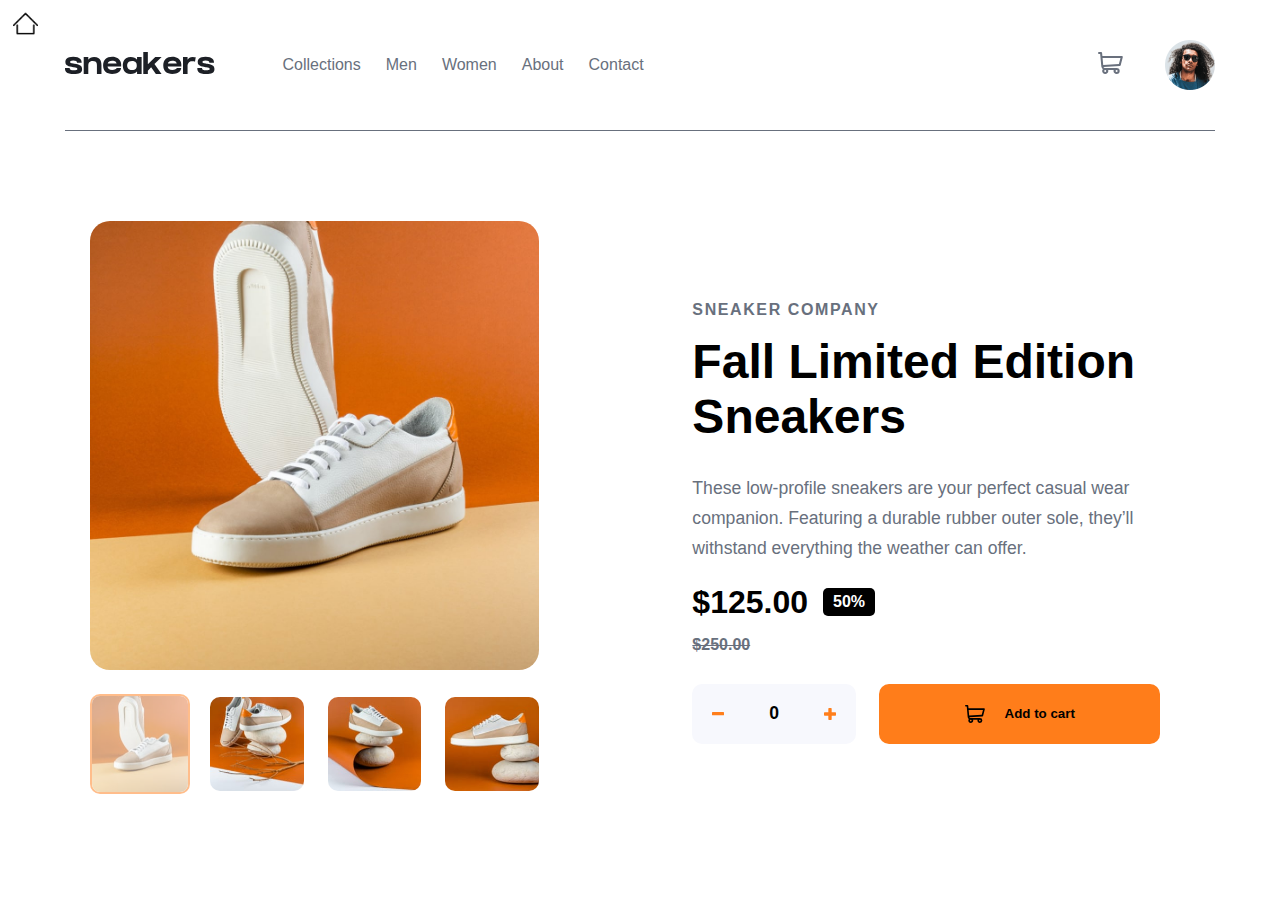
<file: e-commerce-page/index.html>
<!DOCTYPE html>
<html lang="en">
<head>
  <meta charset="UTF-8">
  <meta name="viewport" content="width=device-width, initial-scale=1.0"> <!-- displays site properly based on user's device -->

  <link rel="icon" type="image/png" sizes="32x32" href="./images/favicon-32x32.png">
  
  <title>Frontend Mentor | E-commerce product page</title>
  <link rel="stylesheet" href="style.css">
</head>
<body>
  <!-- Button to go back home -->
  <div class="back-home">
    <a href="../index.html">
        <img src="../images/icon/accueil.png" alt="Home icon">
    </a>
  </div>
  <div class="container">
    <!-- header section -->
    <header>
      <div class="logo-hamburger-section">
        <img class="hamburger" src="images/icon-menu.svg" alt="">
        <img class="logo" src="images/logo.svg" alt="">
      </div>
      <!-- nav links -->
      <nav class="">
        <img class="btn-close" src="images/icon-close.svg" alt="">
        <ul class="links-list">
          <li>Collections</li>
          <li>Men</li>
          <li>Women</li>
          <li>About</li>
          <li>Contact</li>
        </ul>
      </nav>
  
      <div class="profile-cart-section">
        <div class="profile-cart">
          <img class="profile-cart-icon" src="images/icon-cart.svg" alt="">
          <span class="number-item-on-cart-icon"></span>
        </div>
        <img class="profile-avatar" src="images/image-avatar.png" alt="">
        <!-- modal cart -->
        <div class="modal-cart hidden">
          <div class="modal-cart-header">
            <span>Cart</span>
          </div>
          <div class="modal-cart-items-list">
            
          <!--
            generate from JS when adding items to cart
          -->
          </div>
        </div>
      </div>
      
    </header>

    <!-- content section -->
    <div class="content">
      <div class="images-section">
        <div class="main-image-section">
          <div class="icon-previous-box"><img class="icon-previous" src="images/icon-previous.svg" alt=""></div>
          <img class="main-image" src="images/image-product-1.jpg" alt="">
          <div class="icon-next-box"><img class="icon-next" src="images/icon-next.svg" alt=""></div>
        </div>
        <ul class="images-list">
          <li><img data-id="1" class="focus-image" src="images/image-product-1-thumbnail.jpg" alt=""></li>
          <li><img data-id="2" src="images/image-product-2-thumbnail.jpg" alt=""></li>
          <li><img data-id="3" src="images/image-product-3-thumbnail.jpg" alt=""></li>
          <li><img data-id="4" src="images/image-product-4-thumbnail.jpg" alt=""></li>
        </ul>
      </div>

      <div data-id="01234" class="information-section">
        <h2 class="brand-name">SNEAKER COMPANY</h2>
        <h1 class="item-name">Fall Limited Edition Sneakers</h1>
        <p class="description">
          These low-profile sneakers are your perfect casual wear companion. Featuring a 
          durable rubber outer sole, they’ll withstand everything the weather can offer.
        </p>

        <div class="price-section">
          <div class="current-price-information">
            <div class="current-price">$125.00</div>
            <div class="promotion">50%</div>
          </div>
          <div class="old-price">$250.00</div>
        </div>

        <div class="buttons-section">
          <div class="amount-items">
            <img class="icon-minus" src="images/icon-minus.svg" alt="">
            <span>0</span>
            <img class="icon-plus" src="images/icon-plus.svg" alt="">
          </div>
          <button class="add-btn" type="button"><img src="images/icon-cart.svg" alt="">Add to cart</button>
        </div>
      </div>
    </div>

  </div>
  <script src="e-commerce-app.js"></script>
</body>
</html>
</file>
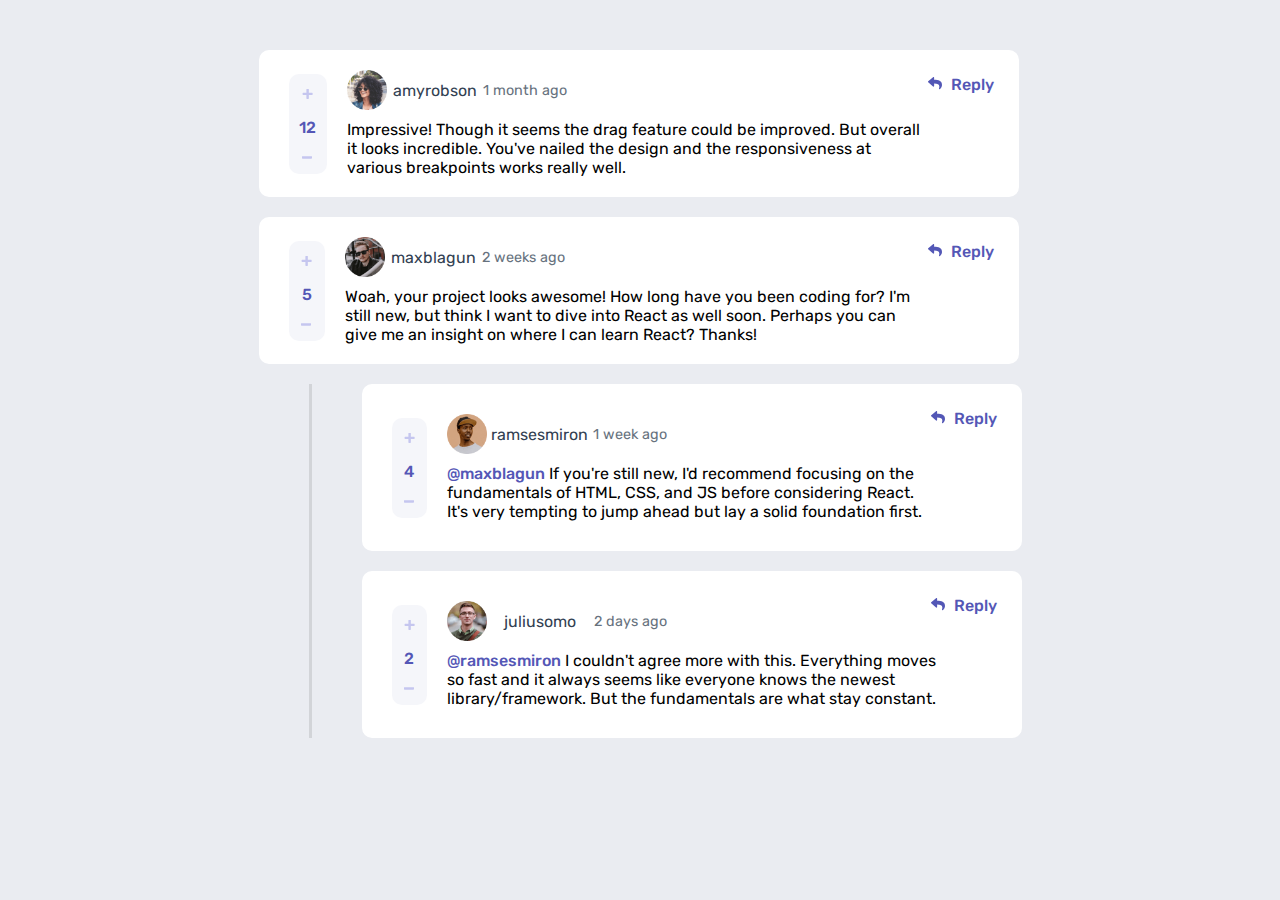
<file: interactive-comments-section-main/index.html>
<!DOCTYPE html>
<html lang="en">
<head>
  <meta charset="UTF-8">
  <meta name="viewport" content="width=device-width, initial-scale=1.0"> <!-- displays site properly based on user's device -->

  <link rel="icon" type="image/png" sizes="32x32" href="./images/favicon-32x32.png">
  
  <title>Frontend Mentor | Interactive comments section</title>
  <link rel="stylesheet" href="style.css">
</head>
<body>
    <div class="container">
      <div class="comments-section">
        <!--------------------------- A Comment ---------------------------------------------------
        <div class="commentary">
          <div class="comment-box">
            !-- interactive button --
            <div class="interactive-btn">
              <img class="icon-plus" src="images/icon-plus.svg" alt="Plus Icon">
              <span class="interactive-btn-number">12</span>
              <img class="icon-minus" src="images/icon-minus.svg" alt="Minus Icon">
            </div>

            !-- Comment section --
            <div class="comment-text-section">
              <div class="comment-text-section-header">
                <img class="profile-pic" src="images/avatars/image-maxblagun.png" alt="profile">
                <p class="profile-name">amyrobson</p>
                <p class="time-posted">1 month ago</p>
              </div>
              <div class="comment-text">
                Impressive! Though it seems the drag feature could improved. But overall it
                looks incredible. You've nailed the design and the responsiveness at various
                breakpoints works really well.
              </div>
            </div>
            
            !-- Reply button --
            <div class="reply-btn">
              <img class="icon-reply" src="images/icon-reply.svg" alt="Reply icon">
              Reply
            </div>
          </div>
            !-- replies ------------------------------------------------------------
          <div class="replies-section">
            <div class="reply-box">
              !-- interactive button --
              <div class="interactive-btn">
                <img class="icon-plus" src="images/icon-plus.svg" alt="Plus Icon">
                <span class="interactive-btn-number">12</span>
                <img class="icon-minus" src="images/icon-minus.svg" alt="Minus Icon">
              </div>

              !-- Comment section --
              <div class="comment-text-section">
                <div class="comment-text-section-header">
                  <img class="profile-pic" src="images/avatars/image-amyrobson.png" alt="profile">
                  <p class="profile-name">amyrobson</p>
                  <p class="time-posted">1 month ago</p>
                </div>
                <div class="comment-text">
                  <span class="identification">@Martine</span> Impressive!  it seems the drag feature could improved. But overall it
                  looks incredible. You've nailed the design and the responsiveness at various
                  breakpoints works really well.
                </div>
              </div>
              
              !-- Reply button --
              <div class="reply-btn">
                <img class="icon-reply" src="images/icon-reply.svg" alt="Reply icon">
                Reply
              </div>
            </div>
          </div>
          !-- replying section ---------------------------------
          <div class="replying-box">
            <img class="profile-pic" src="images/avatars/image-juliusomo.png" alt="profile pic">
            <textarea class="area-text" rows="4" cols="50"></textarea>
            <div class="replying-btn">
              REPLY
            </div>
          </div>
        </div>
        


        !-- A Comment ------------------------------------------------------------------------------
        <div class="comment-box">
          !-- interactive button --
          <div class="interactive-btn">
            <img class="icon-plus" src="images/icon-plus.svg" alt="Plus Icon">
            <span class="interactive-btn-number">12</span>
            <img class="icon-minus" src="images/icon-minus.svg" alt="Minus Icon">
          </div>

          !-- Comment section --
          <div class="comment-text-section">
            <div class="comment-text-section-header">
              <img class="profile-pic" src="images/avatars/image-amyrobson.png" alt="profile">
              <p class="profile-name">amyrobson</p>
              <p class="time-posted">1 month ago</p>
            </div>
            <div class="comment-text">
              Impressive! Though it seems the drag feature could improved. But overall it
              looks incredible. You've nailed the design and the responsiveness at various
              breakpoints works really well.
            </div>
          </div>
          
          !-- Reply button 
          <div class="reply-btn">
            <img class="icon-reply" src="images/icon-reply.svg" alt="Reply icon">
            Reply
          </div>
        </div>-->

      </div>
    </div>
  
  <script src="app.js"></script>
</body>
</html>
</file>
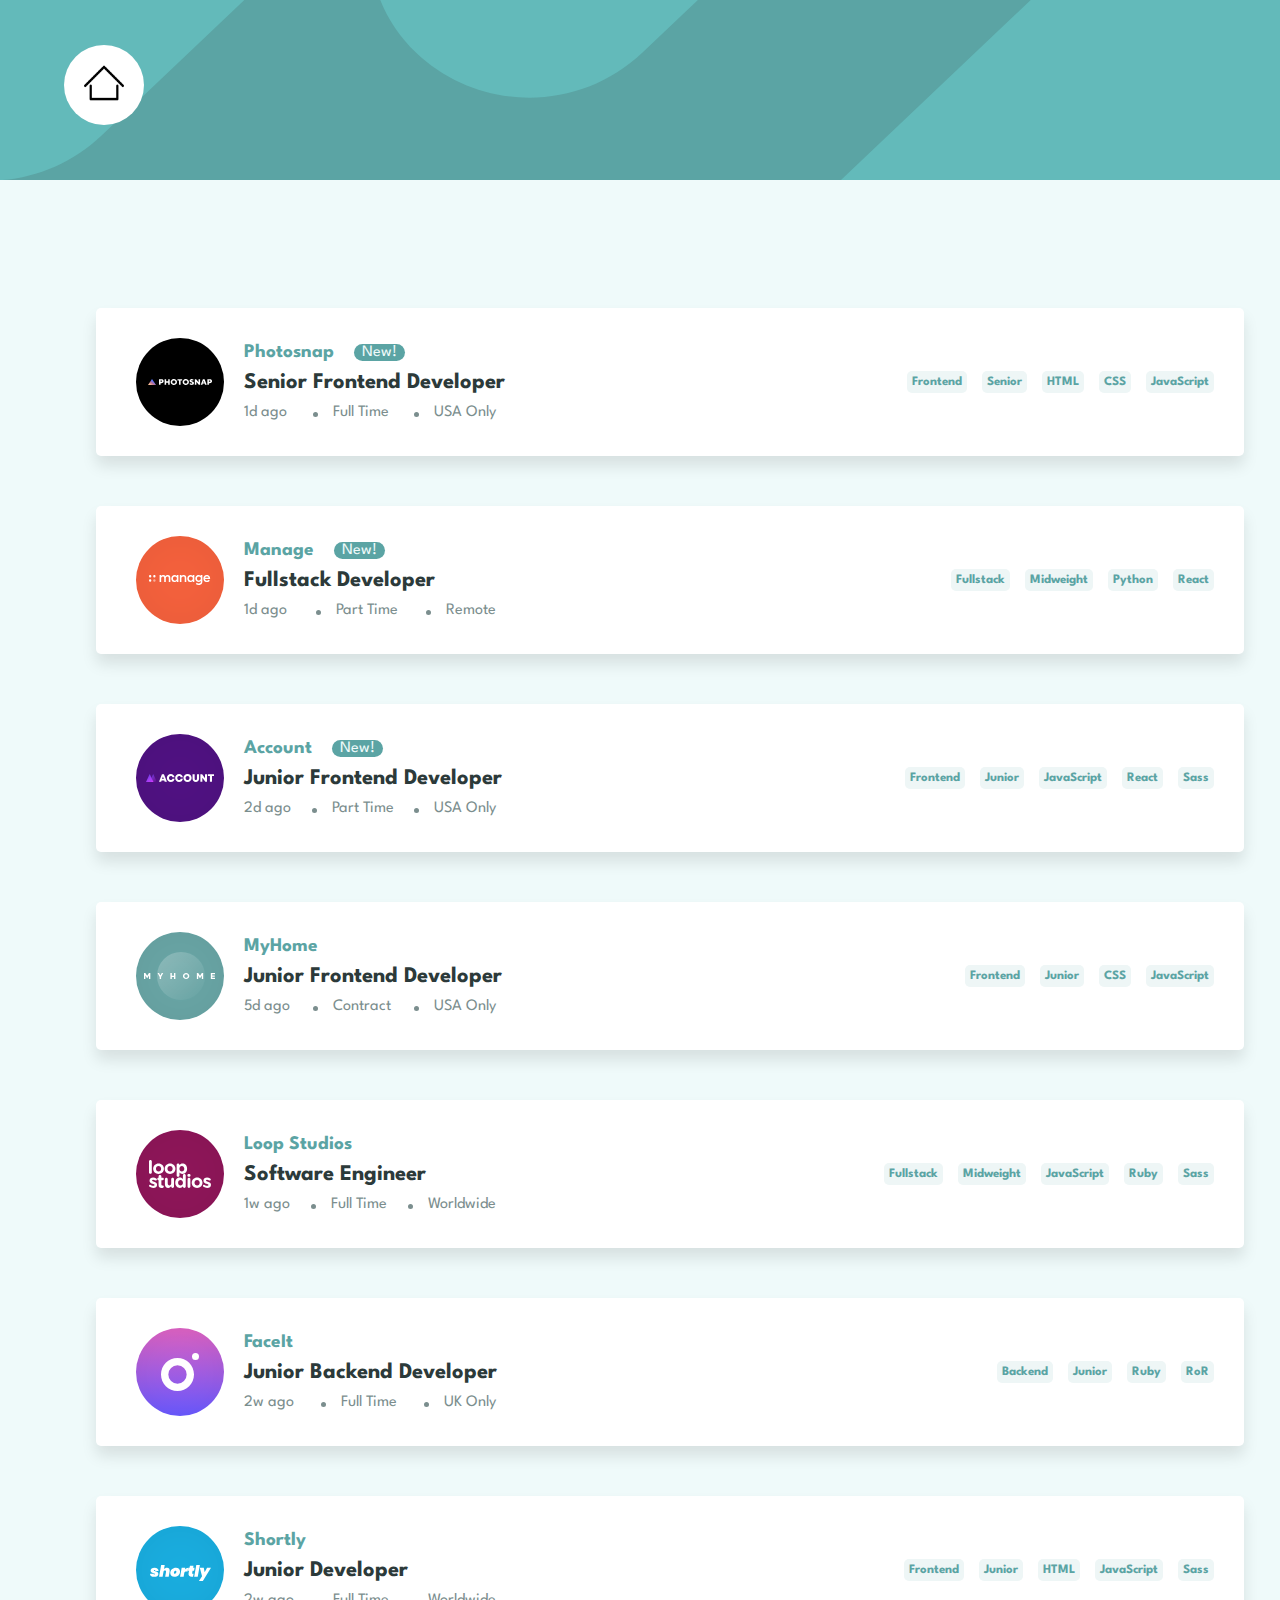
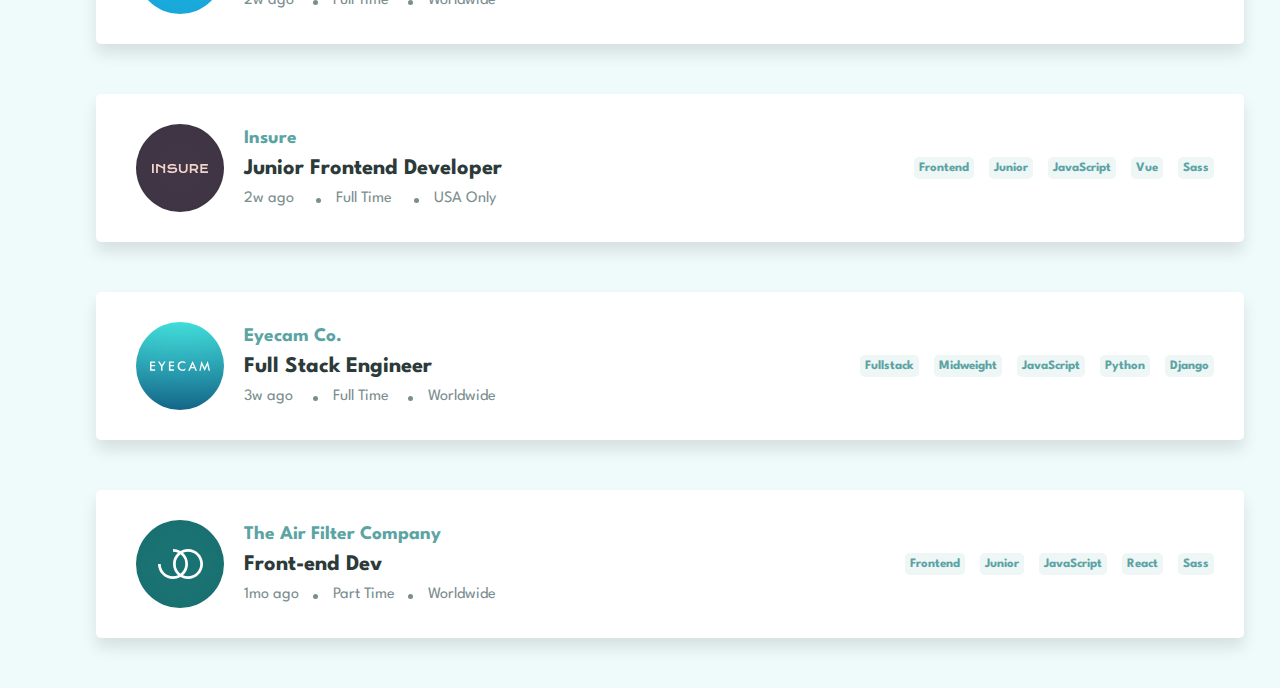
<file: job-listing/index.html>
<!DOCTYPE html>
<html lang="en">
<head>
  <meta charset="UTF-8">
  <meta name="viewport" content="width=device-width, initial-scale=1.0"> <!-- displays site properly based on user's device -->

  <link rel="icon" type="image/png" sizes="32x32" href="./images/favicon-32x32.png">
  
  <title>Frontend Mentor | Job Listings</title>

  <link rel="stylesheet" href="style.css">
</head>
<body>
  <!-- button to go back home-->
  <div class="back-home">
    <a href="../index.html">
        <img src="../images/icon/accueil.png" alt="Home icon">
    </a>
  </div>
  <header>  </header>
  <div class="container">
    <div class="job-list">
      <!-- Job elements list generate from app.js -->
      
    </div>
  </div>
  <script src="app.js"></script>
</body>
</html>
</file>
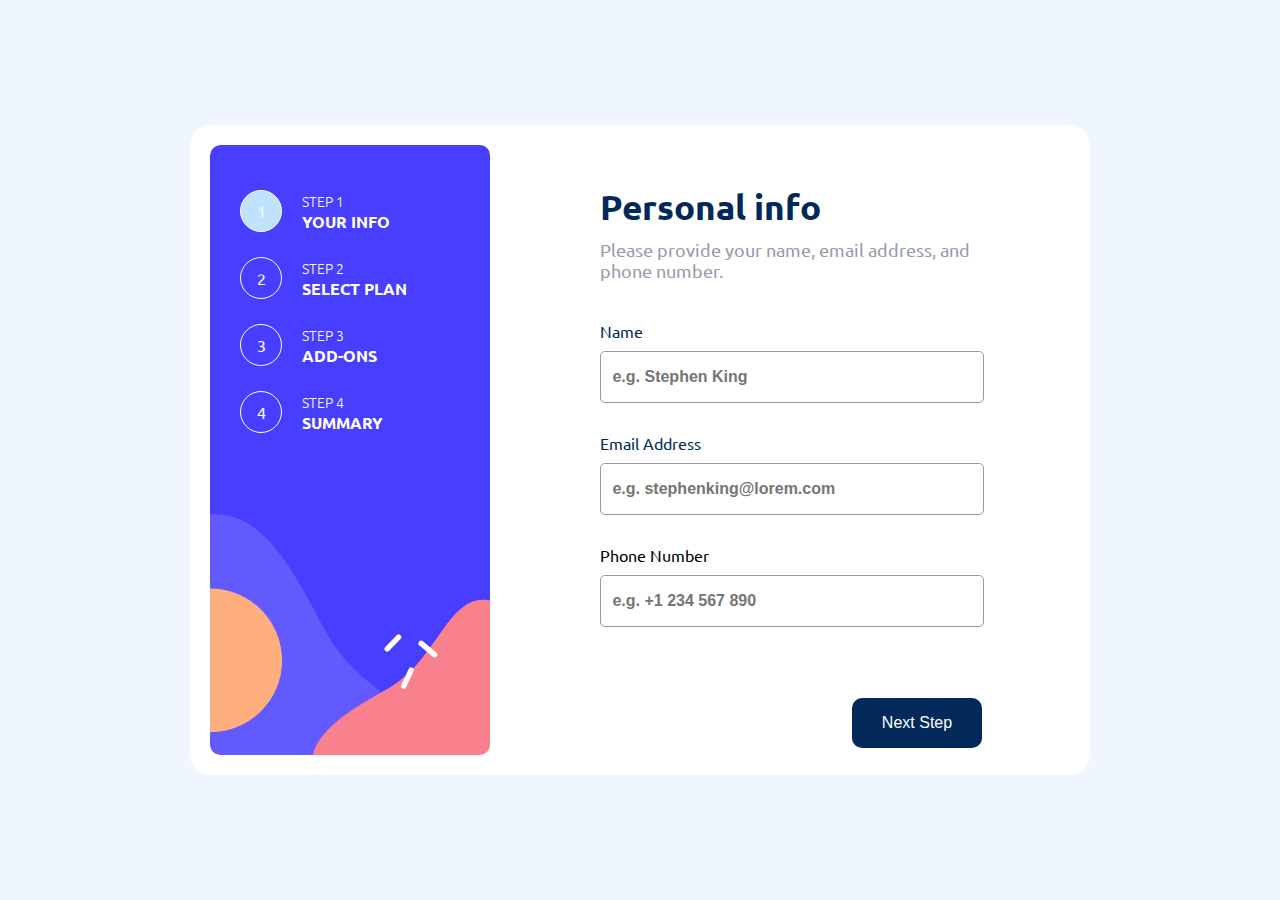
<file: multi-step-form-main/index.html>
<!DOCTYPE html>
<html lang="en">
<head>
  <meta charset="UTF-8">
  <meta name="viewport" content="width=device-width, initial-scale=1.0"> <!-- displays site properly based on user's device -->

  <link rel="icon" type="image/png" sizes="32x32" href="./assets/images/favicon-32x32.png">
  
  <title>Frontend Mentor | Multi-step form</title>

  <link rel="stylesheet" href="style.css">
</head>
<body>
  <div class="container">
    <!-- Sidebar start -->
    <div class="progression-sidebar">
      <div class="step-component">
        <div class="step-number focus">1</div>
        <div class="step-text">
          <p class="step-text-title">STEP 1</p>
          <p class="step-text-name">YOUR INFO</p>
        </div>
      </div>
      
      <div class="step-component">
        <div class="step-number">2</div>
        <div class="step-text">
          <p class="step-text-title">STEP 2</p>
          <p class="step-text-name">SELECT PLAN</p>
        </div>
      </div>
      
      <div class="step-component">
        <div class="step-number">3</div>
        <div class="step-text">
          <p class="step-text-title">STEP 3</p>
          <p class="step-text-name">ADD-ONS</p>
        </div>
      </div>
      
      <div class="step-component">
        <div class="step-number">4</div>
        <div class="step-text">
          <p class="step-text-title">STEP 4</p>
          <p class="step-text-name">SUMMARY</p>
        </div>
      </div>
    </div>
    <!-- Sidebar end -->

    <!-- Step 1 start -->
    <div class="step-one-modal">
      <h1 class="modal-title">Personal info</h1>
      <p class="modal-description">Please provide your name, email address, and phone number.</p>
      <form action="#">
      <div class="input-section">
        <label for="name">Name</label>
        <input type="text" id="name" placeholder="e.g. Stephen King" required>
      
        <label for="mail">Email Address</label>
        <input type="text" id="mail" placeholder="e.g. stephenking@lorem.com" required>
      
        <label for="phone"></label>Phone Number
        <input type="text" id="phone" placeholder="e.g. +1 234 567 890" required>
      </div>
    
      <input class="btn-next btn-next-step-one" type="submit" value="Next Step">
    </form>
    </div>
    <!-- Step 1 end -->

    <!-- Step 2 start -->
    <div class="step-two-modal hidden">
      <h1 class="modal-title">Select your plan</h1>
      <p class="modal-description">You have the option of monthly or yearly billing.</p>

      <div class="plan-selection-section">
        <div class="plan-selection-card arcade">
          <img src="assets/images/icon-arcade.svg" alt="">
          <h2 class="selection-title">Arcade</h2>
          <div class="selection-description">
            <p class="plan-price">$9/mo</p>
            <!-- <p class="freeMonths">2 months free</p> -->
          </div>
        </div>

        <div class="plan-selection-card advanced">
          <img src="assets/images/icon-advanced.svg" alt="">
          <h2 class="selection-title">Advanced</h2>
          <div class="selection-description">
            <p class="plan-price">$12/mo</p>
            <!-- <p class="freeMonths">2 months free</p> -->
          </div>
        </div>
        
        <div class="plan-selection-card pro">
          <img src="assets/images/icon-pro.svg" alt="">
          <h2 class="selection-title">Pro</h2>
          <div class="selection-description">
            <p class="plan-price">$15/mo</p>
            <!-- <p class="freeMonths">2 months free</p> -->
          </div>
        </div>
      </div>

      <div class="month-annual-selection">
        <p class="monthlyChoice selected">Monthly</p>
        <label class="switch">
          <input class="switch-billing-choice" type="checkbox">
          <span class="slider round"></span>
        </label>
        <p class="yearlyChoice">Yearly</p>
      </div>

      <button class="btn-back btn-back-step-two" type="button">Go Back</button>
      <button class="btn-next btn-next-step-two" type="button">Next Step</button>
    </div>
    <!-- Step 2 end -->

    <!-- Step 3 start -->
    <div class="step-three-modal hidden">
      <h1 class="modal-title">Pick add-ons</h1>
      <p class="modal-description">Add-ons help enhance your gaming experience.</p>

      <div class="add-on-selection-section">
        <div class="add-on-selection-card">
          <input type="checkbox" class="add-on-checkbox" value="online-service" />
          <div class="add-on-selection-text">
            <h2 class="selection-title selection-title-add-on">Online service</h2>
            <p class="selection-description">Access to multiplayer games</p>
          </div>
          <p class="add-on-price">
            +$1/mo
          </p>
        </div>

        <div class="add-on-selection-card">
          <input type="checkbox" class="add-on-checkbox" value="online-service" />
          <div class="add-on-selection-text">
            <h2 class="selection-title  selection-title-add-on">Larger storage</h2>
            <p class="selection-description">Extra 1TB of cloud save</p>
          </div>
          <p class="add-on-price">
            +$2/mo
          </p>
        </div>
        
        <div class="add-on-selection-card">
          <input type="checkbox" class="add-on-checkbox" value="online-service" />
          <div class="add-on-selection-text">
            <h2 class="selection-title  selection-title-add-on">Customizable Profile</h2>
            <p class="selection-description">Custom theme on your profile</p>
          </div>
          <p class="add-on-price">
            +$2/mo
          </p>
        </div>
      </div>    
    
      <button class="btn-back btn-back-step-three" type="button">Go Back</button>
      <button class="btn-next btn-next-step-three" type="button">Next Step</button>
    </div>
    <!-- Step 3 end -->

    <!-- Step 4 start -->
    <div class="step-four-modal hidden">
      <h1 class="modal-title">Finishing up</h1>
      <p class="modal-description">Double-check everything looks OK before confirming.</p>
    
      <!-- Dynamically add subscription and add-on selections here -->
      <div class="summary-section">
        <div class="summary-plan-section">
          <div class="summary-plan-text">
            <div class="summary-plan-name-section">
              <p class="summary-plan-name"> Arcade </p>
              <div class="summary-billing">(Monthly)</div>
            </div>
            <p class="summary-plan-change-link">Change</p>
          </div>
          <div class="summary-plan-price">$9/mo</div>
        </div>
        <div class="summary-add-on-section">
          <!-- genera in app JS - updateSummary() in modal 4 functions section -->
        </div>
      </div>
      <div class="total-section">
        <div class="total-text-section">
          <p class="total-text">Total </p>
          <span class="total-text-billing">(per month)</span>
        </div>
        <p class="total-price"></p>
      </div>
    
      <button class="btn-back btn-back-step-four" type="button">Go Back</button>
      <button class="btn-next btn-confirm" type="button">Confirm</button>
    </div>
    <!-- Step 4 end -->
  
    <!-- Step 5 start -->
    <div class="step-five-modal hidden">
      <div class="step-five-container">
        <img src="assets/images/icon-thank-you.svg" alt="">
      
        <h1 class="modal-title">Thank you!</h1>
        <p class="modal-description">
          Thanks for confirming your subscription! We hope you have fun 
          using our platform. If you ever need support, please feel free 
          to email us at support@loremgaming.com.
        </p>
      </div>
    </div>
  <!-- Step 5 end -->
  </div>
  <script src="app.js"></script>
</body>
</html>
</file>
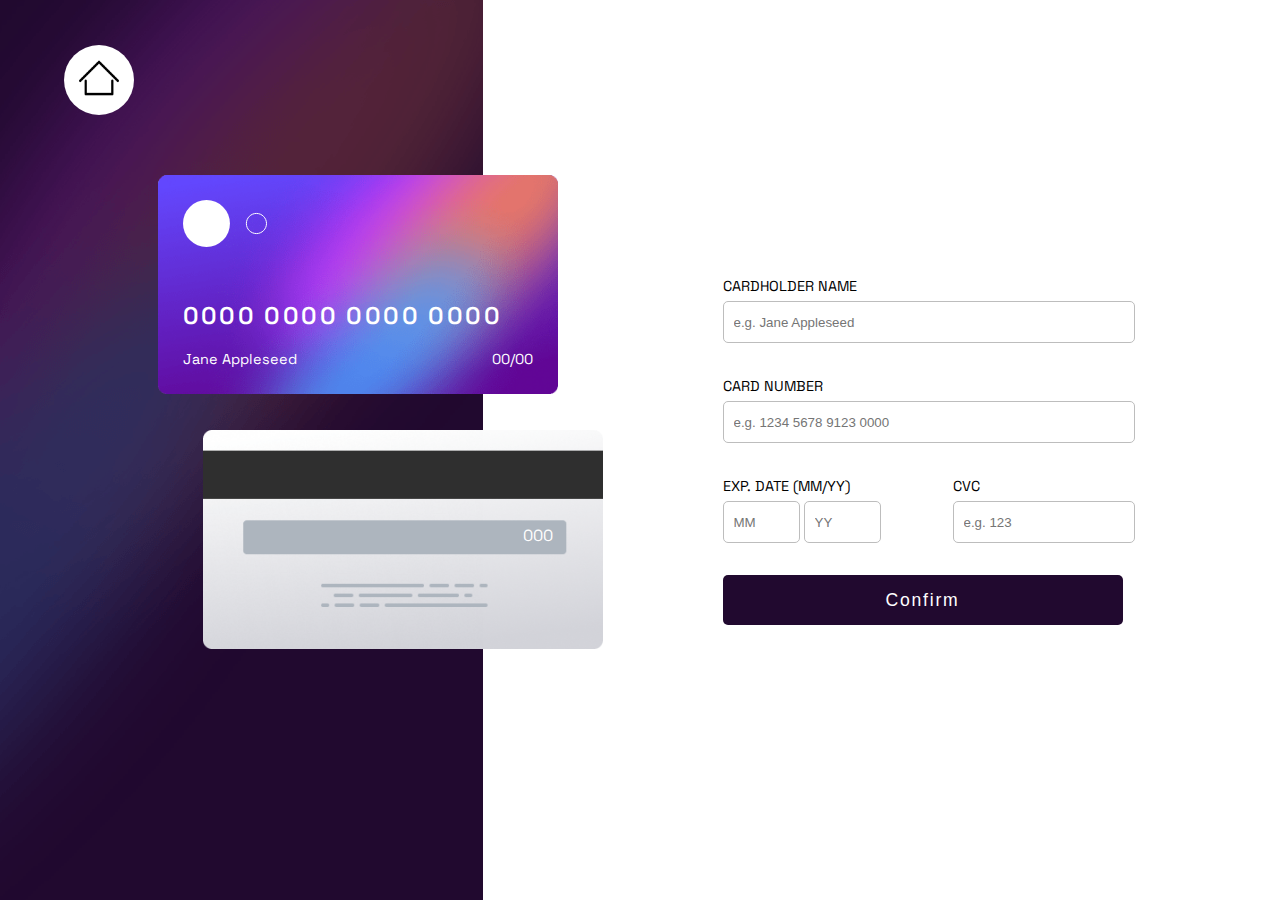
<file: interactive-card/index-interactive-card.html>
<!DOCTYPE html>
<html lang="en">
<head>
  <meta charset="UTF-8">
  <meta name="viewport" content="width=device-width, initial-scale=1.0"> <!-- displays site properly based on user's device -->

  <link rel="icon" type="image/png" sizes="32x32" href="./images/favicon-32x32.png">
  
  <title>Frontend Mentor | Interactive card details form</title>

  <!-- Feel free to remove these styles or customise in your own stylesheet 👍 -->
  <link rel="stylesheet" href="interactive-card-style.css">
</head>
<body>
  <!-- Button to go back home -->
  <div class="back-home">
    <a href="../index.html">
        <img src="../images/icon/accueil.png" alt="Home icon">
    </a>
  </div>
  <!-- only for the background on mobile screen size -->
  <div class="bg-mobile"></div>
  <div class="container">

    <div class="cardSection">
      <!-- Card, front side -->
      <div class="cardFrontSide">
        <div class="cardFrontSide-logo">
          <img src="images/card-logo.svg" alt="">
        </div>
        <div class="cardFrontSide-number">
          0000 0000 0000 0000
        </div>
        <div class="cardFrontSide-name-date">
          <p class="front-name">Jane Appleseed</p> <p class="front-date">00/00</p>
        </div>
      </div>

      <!-- Card, back side -->
      <div class="cardBackSide">
        <p class="cardBackSide-cvc">000</p>
      </div>
    </div>

    <form action="#" class="formSection">
      <div class="cardNameSection">
        <label for="cardName">CARDHOLDER NAME</label><br>
        <input type="text" id="cardName" name="cardName" placeholder="e.g. Jane Appleseed" required>  
      </div>
      <div class="cardNumberSection">
        <label for="cardNumber">CARD NUMBER</label><br>
        <input type="tel" id="cardNumber" name="cardNumber" placeholder="e.g. 1234 5678 9123 0000"
         maxlength="19" onkeyup="rewriteNumber(value)" required>
      </div>
      <div class="form-bottomSection">
        <div class="dateSection">
          <label for="dateExpiration">EXP. DATE (MM/YY)</label><br>
          <input type="number" placeholder="MM" id="dateExpiration" maxlength="2" min="01" max="12" required>
          <input type="number" placeholder="YY" id="dateExpiration-year" maxlength="2" required>
        </div>
        <div class="cvcSection">
          <label for="cvc">CVC</label><br>
          <input type="numeric" id="cvc" placeholder="e.g. 123" maxlength="3" required>
        </div>
      </div>

      <button class="validate-btn" type="submit">Confirm</button>
    </form>
  

  <!-- Completed state start -->
    <div class="validation-group hide">
      <img src="images/icon-complete.svg" alt="Complete Icon">
      <h2 class="validation-title">THANK YOU!</h2>
      <p class="validation-message">We've added your card details</p>
      <button class="continue-btn" type="button">Continue</button>
    </div>
  </div>

  <script src="interactive-card-app.js"></script>
</body>
</html>
</file>
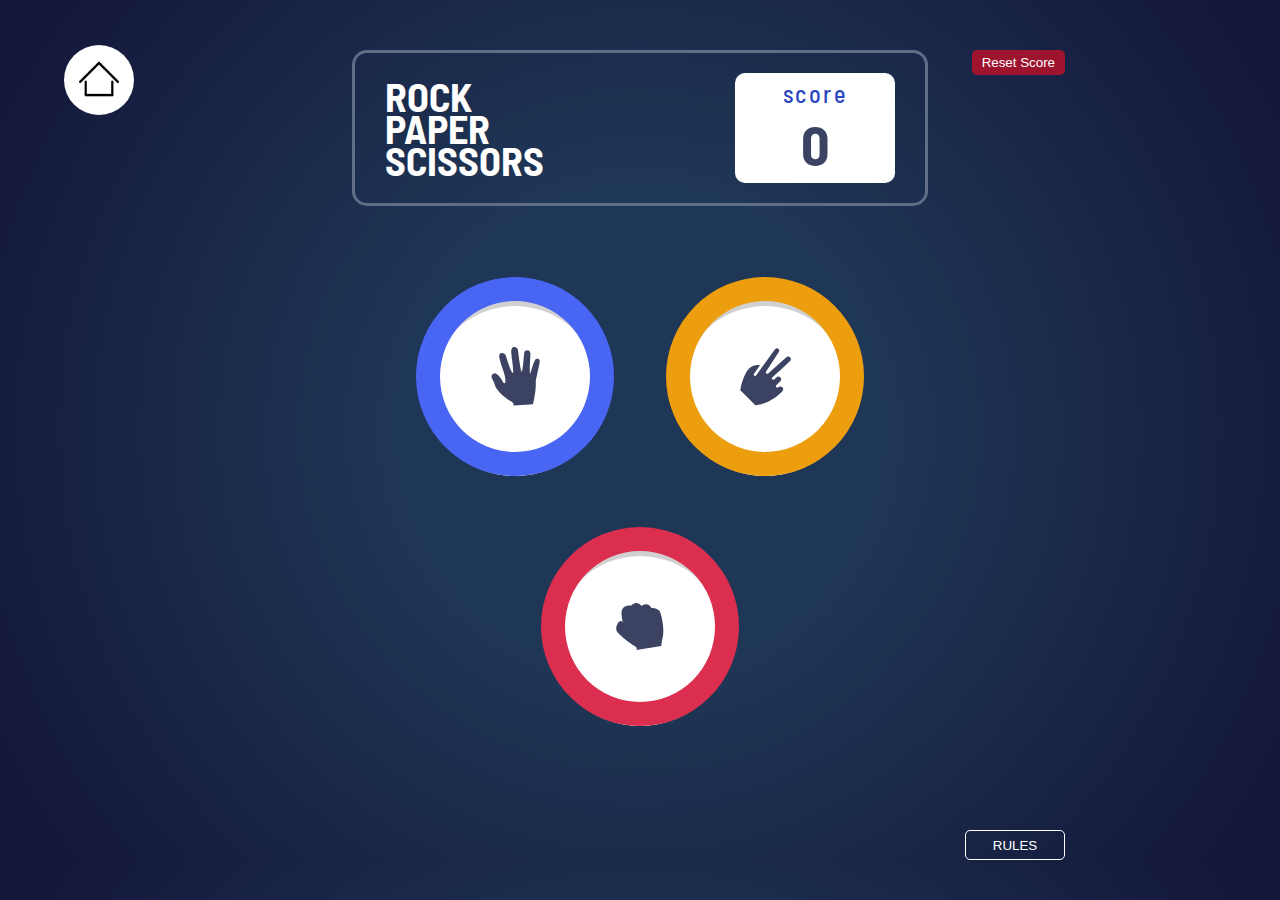
<file: rock-paper-scissors-game/index-rock-paper-game.html>
<!DOCTYPE html>
<html lang="en">
<head>
    <meta charset="UTF-8">
    <meta name="viewport" content="width=device-width, initial-scale=1.0"> <!-- displays site properly based on user's device -->
    <link rel="icon" type="image/png" sizes="32x32" href="./images/favicon-32x32.png">
    <title>Frontend Mentor | Rock, Paper, Scissors</title>
    <link rel="stylesheet" href="style-rock-paper-game.css">
</head>
<body>
    <div class="back-home">
        <a href="../index.html">
            <img src="../images/icon/accueil.png" alt="Home icon">
        </a>
    </div>
    <div class="container">
        <header>
            <ul>
                <li class="title">ROCK</li>
                <li class="title">PAPER</li>
                <li class="title">SCISSORS</li>
            </ul>

            <div class="score-box">
                <span class="score-title">score</span>
                <span class="score-number">0</span>
            </div>
            <button class="reset-score" type="button">Reset Score</button>
        </header>
<!-- 
        <div class="lineSection">
            <div class="lineTop"></div>
            <div class="lineLeft"></div>
            <div class="lineRight"></div>
        </div> -->

        <!-- PAGE SELECTION -->
        <div class="selection-section">
            <div class="circle paper" onclick="getPicked('paper')">
                <div class="circle-color paper-color">
                    <img src="images/icon-paper.svg" alt="Icon Paper">
                </div>
            </div>
            
            <div class="circle scissors" onclick="getPicked('scissors')">
                <div class="circle-color scissors-color">
                    <img src="images/icon-scissors.svg" alt="Icon Scissors">
                </div>
            </div>
            
            <div class="circle rock" onclick="getPicked('rock')">
                <div class="circle-color rock-color">
                    <img src="images//icon-rock.svg" alt="Icon Rock">
                </div>
            </div>
        </div>

        <!-- OPPONENT SELECTION PAGE -->
        <div class="opponent-section hide">
            <!-- generate in JS file - addMyPickedToOpponentPage() AND opponentSelection()-->
            

            <div class="my-picked-zone"></div>
            <div class="opponent-zone"></div>
        </div>

        <!-- RESULT PAGE -->
        <div class="result hide"><!--  /////-- opponent-section -->
            <div class="circle my-picked">
                <h2>YOU PICKED</h2>
                <!-- <div class="circle-color paper-color">
                    <img src="images/icon-paper.svg" alt="Icon Paper">
                </div> -->
            </div>

            <div class="result-message">
                <h1 class="result-message-text"><!-- YOU WIN --></h1>
                <button class="replay-btn" type="button"> PLAY AGAIN</button>
            </div>
            
            <div class="circle house-picked">
                <h2>THE HOUSE PICKED</h2>
                <!-- <div class="circle-color scissors-color">
                    <img src="images/icon-scissors.svg" alt="Icon Scissors">
                </div> -->
            </div>
            
        </div>


        <div class="rules-btn-box">
            <button class="rules-btn" type="button">RULES</button>
        </div>

    </div>
    <div class="rules-modal hide">
        <div class="rules-modal-container">
            <h1>RULES</h1>
            <img class="rules-modal-img" src="images/image-rules.svg" alt="Rules images">
            <img class="rules-modal-close" src="images/icon-close.svg" alt="Close button">
        </div>
    </div>
    <script src="rock-paper-game-app.js"></script>
</body>
</html>
</file>
<file: e-commerce-page/style.css>
@import url("https://fonts.googleapis.com/css2?family=Kumbh+Sans:wght@100..900&family=Unna:ital,wght@0,400;0,700;1,400;1,700&display=swap");
.icon-next-box, .icon-previous-box, .modal-cart-no-item, .profile-cart span {
  display: flex;
  justify-content: center;
  align-items: center;
}

.icon-next-box, .icon-previous-box, .btn-close {
  transition: all 0.2s;
}

* {
  margin: 0;
  padding: 0;
}

body {
  font-family: "Kumbh", sans-serif;
  background-color: hsl(0, 0%, 100%);
}

/* Button to go bak home */
.back-home {
  position: absolute;
  top: 70px;
  right: 20px;
  background-color: white;
  width: 40px;
  height: 40px;
  border-radius: 50%;
  display: flex;
  justify-content: center;
  align-items: center;
  z-index: 1;
}

.back-home:hover a img {
  width: 30px;
}

.back-home a img {
  width: 25px;
  transition: all 0.2s;
}

/* ------------------------------ MOBILE STYLE ------------------------------ */
/* ------------------------------ HEADER --------------- */
header {
  display: flex;
  justify-content: space-between;
  align-items: center;
  padding: 20px 25px;
}

/* --------------- NAV LINK --------------- */
nav {
  position: absolute;
  left: 0;
  top: 0;
  height: 100vh;
  width: 100%;
  background-color: rgba(0, 0, 0, 0.75);
  z-index: 1;
}

.btn-close {
  position: absolute;
  top: 30px;
  left: 30px;
  z-index: 3;
}

.links-list {
  position: absolute;
  left: 0;
  top: 0;
  height: 100vh;
  width: 70%;
  padding: 80px 0px 0px 30px;
  background-color: white;
  z-index: 2;
}

.links-list li {
  margin-top: 25px;
  font-weight: 700;
  list-style: none;
}

.logo {
  margin-left: 15px;
}

/* --------------- PROFILE & CART SECTION --------------- */
.profile-cart-section {
  display: flex;
  justify-content: space-between;
  align-items: center;
  width: 80px;
  position: relative;
}

.profile-cart {
  width: 25%;
  position: relative;
}

.profile-cart span {
  position: absolute;
  top: -5px;
  right: -5px;
  font-size: 0.7em;
  width: 15px;
  border-radius: 5px;
  background-color: hsl(26, 100%, 55%);
  color: white;
}

.profile-avatar {
  width: 30px;
}

/* --------------- CART MODAL --------------- */
.modal-cart {
  position: absolute;
  right: -5px;
  bottom: -350px;
  height: 300px;
  width: 92vw;
  border-radius: 5px;
  background-color: white;
  overflow: scroll;
  z-index: 4;
}

.modal-cart-header {
  border-bottom: 1px solid hsl(219, 9%, 45%);
  width: 100%;
  height: 60px;
  display: flex;
  align-items: center;
}

.modal-cart-header span {
  margin-left: 20px;
  font-weight: 700;
}

.modal-cart-items-list {
  width: 90%;
  padding: 20px;
}

.modal-cart-item {
  display: flex;
  justify-content: space-between;
  align-items: center;
}

.cart-item-img {
  width: 50px;
  border-radius: 5px;
}

.cart-item-information {
  display: flex;
  flex-direction: column;
  padding-left: 20px;
  width: 100%;
  height: 50px;
  color: hsl(219, 9%, 45%);
}

.cart-item-information-price {
  margin-top: 10px;
}

.total-price-cart {
  color: black;
  font-weight: 700;
  margin-left: 10px;
}

.modal-cart-items-list button {
  margin-top: 25px;
}

.modal-cart-no-item {
  width: 100%;
  height: 180px;
  color: hsl(219, 9%, 45%);
}

/* ------------------------------ CONTENT SECTION --------------- */
/* --------------- IMAGE SECTION --------------- */
.main-image-section {
  position: relative;
}

.main-image {
  width: 100%;
}

.icon-previous-box {
  position: absolute;
  top: 50%;
  left: 30px;
  background-color: white;
  width: 40px;
  height: 40px;
  border-radius: 50%;
}

.icon-next-box {
  position: absolute;
  top: 50%;
  right: 30px;
  background-color: white;
  width: 40px;
  height: 40px;
  border-radius: 50%;
}

.images-list {
  display: none;
}

/* --------------- INFORMATION SECTION --------------- */
.information-section {
  padding: 30px;
}

.brand-name {
  color: hsl(219, 9%, 45%);
  font-size: 16px;
}

.item-name {
  margin-top: 20px;
}

.description {
  color: hsl(219, 9%, 45%);
  margin-top: 20px;
  line-height: 1.7em;
}

/* --------------- PRICE SECTION --------------- */
.price-section {
  display: flex;
  justify-content: space-between;
  align-items: center;
  margin-top: 20px;
  font-weight: 700;
}

.current-price-information {
  display: flex;
  justify-content: space-between;
  align-items: center;
}

.current-price {
  font-size: 2em;
}

.promotion {
  margin-left: 15px;
  color: white;
  background-color: black;
  border-radius: 5px;
  padding: 5px 10px;
}

.old-price {
  color: hsl(219, 9%, 45%);
  text-decoration: line-through;
}

/* --------------- BUTTONS SECTION --------------- */
.buttons-section {
  margin-top: 20px;
}

.amount-items {
  display: flex;
  justify-content: space-between;
  align-items: center;
  width: 100%;
  height: 50px;
  border-radius: 5px;
  background-color: hsl(223, 64%, 98%);
}

.icon-minus {
  margin-left: 20px;
}

.amount-items span {
  font-weight: 700;
  font-size: 1.5em;
}

.icon-plus {
  margin-right: 20px;
}

button {
  width: 100%;
  height: 50px;
  border: none;
  border-radius: 5px;
  margin-top: 15px;
  font-weight: 700;
  display: flex;
  justify-content: center;
  align-items: center;
  background-color: hsl(26, 100%, 55%);
}

button img {
  margin-right: 20px;
  width: 20px;
  filter: invert(0%) sepia(0%) saturate(7500%) hue-rotate(190deg) brightness(0%) contrast(107%);
}

/* --------------- HOVER --------------- */
.logo:hover, .hamburger:hover, .profile-cart:hover,
.profile-avatar:hover, .btn-close:hover, .links-list li:hover,
.icon-next-box:hover, .icon-previous-box:hover, .icon-minus:hover,
.icon-plus:hover, button:hover, .icon-delete-cart:hover {
  cursor: pointer;
}

.icon-next-box:hover .icon-next, .icon-previous-box:hover .icon-previous, .btn-close:hover {
  filter: invert(57%) sepia(16%) saturate(4180%) hue-rotate(346deg) brightness(101%) contrast(102%);
}

.links-list li:hover {
  text-decoration: underline;
}

.links-list li:active {
  color: hsl(26, 100%, 55%);
}

.profile-avatar:hover {
  filter: drop-shadow(0 2px 5px hsl(26, 100%, 55%));
}

button:hover {
  background-color: hsl(25, 100%, 68%);
}

/* --------------- */
.hidden {
  display: none;
}

/* --------------------------------------------------------------------------- */
/* ------------------------------ DESKTOP STYLE ------------------------------ */
@media only screen and (min-width: 768px) {
  /* Button to go bak home */
  .back-home {
    top: 5px;
    left: 5px;
  }
  /* --------------- NAV LINK --------------- */
  .container {
    width: 90%;
    max-width: 1150px;
    margin: auto;
  }
  header {
    padding: 0;
    display: flex;
    align-items: center;
    height: 130px;
    border-bottom: 1px solid hsl(219, 9%, 45%);
  }
  .logo {
    margin-left: 0px;
    width: 140%;
  }
  .hamburger {
    display: none;
  }
  nav {
    position: static;
    height: 100%;
    margin-left: 30px;
    background-color: transparent;
    z-index: 1;
  }
  .btn-close {
    display: none;
  }
  .links-list {
    position: static;
    display: flex;
    align-items: center;
    gap: 25px;
    height: 100%;
    padding: 0px;
    margin-left: 80px;
    background-color: transparent;
    z-index: 2;
  }
  .links-list li {
    font-weight: 400;
    list-style: none;
    margin-top: 57px;
    padding-bottom: 57px;
    color: hsl(219, 9%, 45%);
    position: relative;
  }
  .links-list li:hover {
    text-decoration: none;
  }
  .links-list li::after {
    position: absolute;
    content: "";
    bottom: 0;
    left: 0;
    width: 100%;
    height: 0px;
    background-color: hsl(26, 100%, 55%);
    transition: all 0.2s;
  }
  .links-list li:hover::after {
    height: 5px;
  }
  /* --------------- PROFILE & CART SECTION --------------- */
  .profile-cart-section {
    width: 150px;
  }
  .profile-cart img {
    width: 25px;
  }
  .profile-avatar {
    width: 50px;
  }
  /* --------------- CART MODAL --------------- */
  .modal-cart {
    right: -25px;
    bottom: -310px;
    width: 400px;
    border-radius: 10px;
    box-shadow: 0px 10px 25px -3px rgba(0, 0, 0, 0.1);
  }
  .modal-cart-items-list button {
    width: 100%;
    height: 50px;
  }
  /* ------------------------------ CONTENT SECTION -------------------- */
  .content {
    display: flex;
    margin: 90px auto 0 auto;
    width: 100%;
    max-width: 1100px;
  }
  /* --------------- IMAGE SECTION --------------- */
  .main-image-section {
    position: relative;
  }
  .main-image {
    width: 95%;
    border-radius: 20px;
  }
  .icon-previous-box, .icon-next-box {
    display: none;
  }
  .images-list {
    display: flex;
    justify-content: space-between;
    align-items: center;
    margin-top: 20px;
  }
  .images-list li {
    list-style: none;
  }
  .images-list li img {
    border-radius: 10px;
    width: 80%;
  }
  .focus-image {
    border: 2px solid hsl(26, 100%, 55%);
    opacity: 0.5;
  }
  .images-list li img:hover {
    cursor: pointer;
    border: 2px solid hsl(26, 100%, 55%);
    opacity: 0.5;
  }
  /* --------------- INFORMATION SECTION --------------- */
  .information-section {
    width: 90%;
    margin: 50px 0 0 100px;
  }
  .brand-name {
    font-size: 1em;
    letter-spacing: 0.1em;
  }
  .item-name {
    margin-top: 15px;
    font-size: 3em;
  }
  .description {
    font-size: 1.1em;
    margin-top: 30px;
  }
  /* --------------- PRICE SECTION --------------- */
  .price-section {
    display: flex;
    align-items: flex-start;
    flex-direction: column;
  }
  .old-price {
    margin-top: 15px;
  }
  /* --------------- BUTTONS SECTION --------------- */
  .buttons-section {
    display: flex;
    align-items: center;
    justify-content: space-between;
    margin-top: 30px;
  }
  .amount-items {
    width: 35%;
    height: 50px;
    border-radius: 5px;
    height: 60px;
    border-radius: 10px;
  }
  .icon-minus {
    margin-left: 20px;
  }
  .amount-items span {
    font-size: 1.1em;
  }
  .icon-plus {
    margin-right: 20px;
  }
  button {
    width: 60%;
    height: 60px;
    margin-top: 0px;
    border-radius: 10px;
  }
  button img {
    width: 20px;
  }
}

/*# sourceMappingURL=style.css.map */
</file>
<file: interactive-comments-section-main/style.css>
@import url("https://fonts.googleapis.com/css2?family=Rubik:ital,wght@0,300..900;1,300..900&display=swap");
* {
  margin: 0px;
  padding: 0px;
}

body {
  background-color: hsl(223, 19%, 93%);
  font-family: "Rubik", sans-serif;
  display: flex;
  justify-content: center;
  align-items: center;
}

.container .comments-section {
  margin-top: 50px;
}

.interactive-btn {
  display: flex;
  flex-direction: column;
  justify-content: space-around;
  align-items: center;
  background-color: hsl(228, 33%, 97%);
  color: hsl(238, 40%, 52%);
  padding: 10px;
  border-radius: 10px;
  height: 80px;
  width: 40px;
}
.interactive-btn .icon-plus, .interactive-btn .icon-minus {
  fill: hsl(238, 40%, 52%);
  cursor: pointer;
}
.interactive-btn .interactive-btn-number {
  margin: 10px 0px;
  font-weight: 500;
}

.profile-pic {
  width: 40px;
  height: 40px;
}

/* -------------------- Comments Section -------------------- */
.comment-box {
  display: flex;
  align-items: center;
  position: relative;
  border-radius: 10px;
  background-color: white;
  width: 700px;
  padding: 20px 30px;
  margin-bottom: 20px;
}
.comment-box .comment-text-section {
  margin-left: 20px;
}
.comment-box .comment-text-section .comment-text-section-header {
  display: flex;
  justify-content: space-between;
  align-items: center;
  width: 220px;
}
.comment-box .comment-text-section .comment-text-section-header .profile-name {
  color: hsl(212, 24%, 26%);
}
.comment-box .comment-text-section .comment-text-section-header .time-posted {
  color: hsl(211, 10%, 45%);
  font-size: 0.9em;
}
.comment-box .comment-text-section .comment-text {
  margin-top: 10px;
  width: 90%;
}
.comment-box .reply-btn {
  position: absolute;
  top: 25px;
  right: 25px;
  color: hsl(238, 40%, 52%);
  font-weight: 500;
}
.comment-box .reply-btn .icon-reply {
  margin-right: 5px;
}
.comment-box .reply-btn:hover {
  cursor: pointer;
  opacity: 0.8;
}

.edit-buttons {
  font-weight: 500;
  display: flex;
  justify-content: space-between;
  width: 140px;
  position: absolute;
  right: 20px;
  top: 30px;
}
.edit-buttons .delete-btn {
  color: hsl(358, 79%, 66%);
}
.edit-buttons .delete-btn img {
  margin-right: 5px;
}
.edit-buttons .delete-btn:hover, .edit-buttons .edit-btn:hover {
  opacity: 0.4;
  cursor: pointer;
}
.edit-buttons .edit-btn {
  color: hsl(238, 40%, 52%);
}

/* -------------------- Replies Section -------------------- */
.replies-section {
  border-left: 3px solid rgba(0, 0, 0, 0.1);
  padding-left: 50px;
  box-sizing: border-box;
  margin-left: 50px;
}
.replies-section .reply-box {
  display: flex;
  align-items: center;
  position: relative;
  border-radius: 10px;
  background-color: white;
  width: 600px;
  padding: 30px;
  margin-bottom: 20px;
}
.replies-section .comment-text-section {
  margin-left: 20px;
}
.replies-section .comment-text-section .comment-text-section-header {
  display: flex;
  justify-content: space-between;
  align-items: center;
  width: 220px;
}
.replies-section .comment-text-section .comment-text-section-header .profile-name {
  color: hsl(212, 24%, 26%);
}
.replies-section .comment-text-section .comment-text-section-header .time-posted {
  color: hsl(211, 10%, 45%);
  font-size: 0.9em;
}
.replies-section .comment-text-section .comment-text {
  margin-top: 10px;
  width: 90%;
}
.replies-section .reply-btn {
  position: absolute;
  top: 25px;
  right: 25px;
  color: hsl(238, 40%, 52%);
  font-weight: 500;
}
.replies-section .reply-btn .icon-reply {
  margin-right: 5px;
}
.replies-section .reply-btn:hover {
  cursor: pointer;
  opacity: 0.8;
}

/* --------------- Box when replying --------------- */
.replying-box {
  display: flex;
  justify-content: space-between;
  background-color: white;
  height: 150px;
  padding: 20px;
  border-radius: 10px;
  box-sizing: border-box;
  margin-bottom: 20px;
}
.replying-box .area-text {
  width: 70%;
  border-radius: 10px;
  border: 2px solid rgb(207, 207, 207);
  font-size: 1.2em;
  font-weight: 500;
  resize: none;
  box-sizing: border-box;
  padding: 10px;
}
.replying-box .area-text:focus {
  outline: none;
  border: 2px solid hsl(238, 40%, 52%);
}
.replying-box .replying-btn {
  background-color: hsl(238, 40%, 52%);
  color: white;
  width: 75px;
  height: 20px;
  padding: 10px;
  border-radius: 10px;
  display: flex;
  justify-content: center;
  align-items: center;
}
.replying-box .replying-btn:hover {
  cursor: pointer;
  background-color: hsl(239, 57%, 85%);
}

.identification {
  color: hsl(238, 40%, 52%);
  font-weight: 500;
}

/* ************************* Mobile design ************************* */
@media only screen and (max-width: 800px) {
  .interactive-btn {
    flex-direction: row;
    align-items: center;
    height: 30px;
    width: 90px;
    margin-top: 15px;
  }
  .comment-box {
    flex-direction: column-reverse;
    align-items: flex-start;
    justify-content: start;
    gap: 10px;
    width: 380px;
    margin: auto;
    margin-top: 20px;
    padding: 20px 20px;
    position: relative;
    height: 250px;
  }
  .comment-box .comment-text-section {
    width: 100%;
    margin: 0px;
  }
  .comment-box .comment-text-section .comment-text-section-header {
    display: flex;
    justify-content: space-between;
    align-items: center;
    width: 220px;
  }
  .comment-box .comment-text-section .comment-text {
    margin-top: 20px;
  }
  .comment-box .reply-btn {
    position: absolute;
    height: 20px;
    bottom: 15px;
    right: 25px;
    color: hsl(238, 40%, 52%);
    font-weight: 500;
  }
  /* -------------------- Replies Section -------------------- */
  .replies-section {
    padding-left: 20px;
    box-sizing: border-box;
    margin-left: 5px;
    margin-top: 20px;
  }
  .replies-section .reply-box {
    flex-direction: column-reverse;
    align-items: flex-start;
    justify-content: start;
    position: relative;
    width: 340px;
    padding: 30px;
    margin-bottom: 20px;
    height: 250px;
  }
  .replies-section .reply-box .reply-btn {
    position: absolute;
    bottom: 20px;
  }
  .replies-section .comment-text-section {
    margin-left: 0px;
  }
  .replies-section .comment-text-section .comment-text {
    margin-top: 20px;
    width: 90%;
  }
  /* --------------- Box when replying --------------- */
  .replying-box {
    display: flex;
    flex-direction: column-reverse;
    justify-content: space-between;
    height: 200px;
    width: 425px;
    margin-top: 20px;
    position: relative;
  }
  .replying-box .area-text {
    width: 100%;
  }
  .replying-box .replying-btn {
    position: absolute;
    bottom: 20px;
    right: 20px;
  }
}

/*# sourceMappingURL=style.css.map */
</file>
<file: job-listing/style.css>
@import url('https://fonts.googleapis.com/css2?family=League+Spartan:wght@100..900&display=swap');

:root{
    --main-bg-color: hsl(180, 52%, 96%);
    --bg-tags: hsl(180, 31%, 95%);
    --light-text-color: hsl(180, 8%, 52%);
    --text-color: hsl(180, 29%, 50%);
    --dark: hsl(180, 14%, 20%);
}
*{
    margin: 0;
    padding: 0;
}
/* Button to go bak home */
.back-home{
    position: absolute;
    top: 5%;
    left: 5%;
    background-color: white;
    width: 80px;
    height: 80px;
    border-radius: 50%;
    display: flex;
    justify-content: center;
    align-items: center;
    z-index: 1;
}
.back-home:hover a img{
    width: 45px;
}
.back-home a img{
    width: 40px;
    transition: all 0.2s;
}


body{
    background-color: var(--main-bg-color);
    font-family: "League Spartan", sans-serif;
    width: 100%;
    height: 100vh;
}
header{
    background-image: url('images/bg-header-desktop.svg');
    background-color: var(--text-color);
    background-repeat: no-repeat;
    background-size: cover;
    width: 100%;
    height: 20%;
}
.container{
    width: 85%;
    min-width: 700px;
    margin: 10% auto;
}
/* --------------- JOB LIST --------------- */
.job-list{
    display: flex;
    justify-content: center;
    flex-direction: column;
}
/* ---------- JOB ELEMENT ---------- */
.element{
    display: flex;
    justify-content: space-between;
    width: 100%;
    background-color: #fff;
    box-shadow: 0px 10px 15px 0px rgba(0,0,0,0.1);
    border-radius: 5px;
    padding: 30px;
    margin-bottom: 50px;
}
/* Left Section */
.left-section{
    display: flex;
    padding-left: 10px;
}
/* Logo section */
.logo-img{
    display: flex;
    justify-content: center;
    align-items: center;
}
/* Detail section */
.details{
    display: flex;
    flex-direction: column;
    justify-content: space-around;
    padding-left: 20px;
    width: 280px;
}
.details-company{
    display: flex;
    align-items: center;
    gap: 20px;
}
.company-name{
    color: var(--text-color);
    font-size: 1.2em;
}
.tag-news{
    background-color: var(--text-color);
    color: var(--main-bg-color);
    border-radius: 20px;
    padding: 1px 8px;
}
.job-title{
    color: var(--dark);
    font-size: 1.4em;
}
.details-job{
    display: flex;
    justify-content: space-between;
    width: 90%;
}
.details-job span{
    color: var(--light-text-color);
    position: relative;
}
.details-job span::before{
    position: absolute;
    top: 7px;
    left: -20px;
    content: "";
    width: 5px;
    height: 5px;
    border-radius: 50%;
    background-color: var(--light-text-color);
}
.details-job span:first-child::before{
    display: none;
}
/* Tags section */
.tags-list{
    display: flex;
    justify-content: space-between;
    align-items: center;
    gap: 15px;
}
.tag-element{
    background-color: var(--bg-tags);
    color: var(--text-color);
    font-size: 0.8em;
    font-weight: 700;
    padding: 5px;
    border-radius: 5px;
}
/* hover */
.logo-img:hover, .company-name:hover, .tag-element:hover, .job-title:hover{
    cursor: pointer;
}

.hide{
    display: none;
}

/* ---------------------------------------------------------------------------------- */
@media only screen and (max-width:780px){
    header{
        background-image: url('images/bg-header-mobile.svg');
    }
    .container{
        min-width: 100%;
        margin: 25% auto;
    }
    .left-section{
        flex-direction: column;
        padding-left: 0px;
        height: 140px;
    }
    .job-list{
        width: 80%;
        margin: auto;
    }
    .element{
        position: relative;
        flex-direction: column;
        width: 80%;
        height: 35%;
    }
    .details{
        height: 100%;
        justify-content: space-between;
        margin-bottom: 20px;
        padding: 20px 0px;
        border-bottom: 1px solid black;
    }
    .logo-img img{
        position: absolute;
        left: 30px;
        top: -25px;
        width: 50px;
    }
    .company-name{
        font-size: 1em;
    }
    .job-title{
        font-size: 1.2em;
    }
    .details-job{
        display: flex;
        justify-content: space-between;
        width: 250px;
    }

    .tags-list{
        justify-content: flex-start;
        flex-wrap: wrap;
        gap: 30px;
    }
    .tag-element{
        font-size: 1em;
        font-weight: 600;
        padding: 10px;
    }
}
</file>
<file: multi-step-form-main/style.css>
@import url("https://fonts.googleapis.com/css2?family=Inter:wght@100..900&family=Kumbh+Sans:wght@100..900&family=Ubuntu:ital,wght@0,300;0,400;0,500;0,700;1,300;1,400;1,500;1,700&family=Unna:ital,wght@0,400;0,700;1,400;1,700&display=swap");
.progression-sidebar .step-component .step-number, body {
  display: flex;
  justify-content: center;
  align-items: center;
}

* {
  margin: 0;
  padding: 0;
}

body {
  font-family: "Ubuntu", sans-serif;
  background-color: hsl(217, 100%, 97%);
  height: 100vh;
  width: 100%;
}

.container {
  width: 70%;
  min-width: 900px;
  height: 650px;
  display: flex;
  background-color: hsl(0, 0%, 100%);
  border-radius: 20px;
}

/* -------------------- SIDEBAR SECTION -------------------- */
.progression-sidebar {
  width: 30%;
  min-width: 250px;
  background-image: url(/multi-step-form-main/assets/images/bg-sidebar-desktop.svg);
  background-repeat: no-repeat;
  background-size: cover;
  margin: 20px;
  padding: 40px 0px 0px 30px;
  border-radius: 10px;
  display: flex;
  flex-direction: column;
  align-items: center;
  color: hsl(0, 0%, 100%);
}
.progression-sidebar .step-component {
  margin-top: 5px;
  display: flex;
  align-items: center;
  width: 100%;
  margin-bottom: 20px;
}
.progression-sidebar .step-component .step-number {
  width: 40px;
  height: 40px;
  border: 1px solid hsl(0, 0%, 100%);
  border-radius: 50%;
}
.progression-sidebar .step-component .step-number.focus {
  background-color: hsl(206, 94%, 87%);
}
.progression-sidebar .step-component .step-text {
  margin-left: 20px;
  font-size: 16px;
}
.progression-sidebar .step-component .step-text .step-text-title {
  font-size: 14px;
  font-weight: lighter;
}
.progression-sidebar .step-component .step-text .step-text-name {
  font-weight: 700;
}

/* -------------------- MODAL SECTION -------------------- */
.modal-title {
  color: hsl(213, 96%, 18%);
  font-size: 2.2em;
}

.modal-description {
  color: hsl(231, 11%, 63%);
  font-size: 1.1em;
  margin-top: 10px;
}

.btn-next {
  width: 130px;
  height: 50px;
  border: none;
  background-color: hsl(213, 96%, 18%);
  border-radius: 10px;
  color: hsl(0, 0%, 100%);
  font-size: 16px;
  position: absolute;
  bottom: 0px;
  right: 0px;
}

.btn-next:hover {
  cursor: pointer;
  background-color: hsl(213, 90%, 24%);
}

.btn-next:active {
  background-color: hsl(243, 100%, 62%);
}

.btn-back {
  width: 120px;
  height: 50px;
  border: none;
  background-color: transparent;
  border-radius: 6px;
  position: absolute;
  bottom: 0px;
  left: -20px;
  font-weight: 500;
  color: hsl(231, 11%, 63%);
  font-size: 1.1em;
}

.btn-back:hover {
  cursor: pointer;
  color: hsl(213, 96%, 18%);
}

.btn-disabled {
  background-color: hsl(228, 100%, 84%);
}

.btn-disabled:hover {
  cursor: not-allowed;
  background-color: hsl(228, 100%, 84%);
}

/* -------------------- STEP ONE -------------------- */
.step-one-modal {
  width: 55%;
  margin: 60px 12% 3% 10%;
  position: relative;
}
.step-one-modal .input-section {
  margin-top: 10px;
  display: flex;
  flex-direction: column;
}
.step-one-modal .input-section label {
  margin-top: 30px;
  color: hsl(213, 96%, 18%);
}
.step-one-modal .input-section input {
  border: 1px solid hsl(231, 11%, 63%);
  height: 50px;
  width: 97%;
  border-radius: 5px;
  padding-left: 3%;
  margin-top: 10px;
  font-weight: 700;
  font-size: 16px;
  color: hsl(213, 96%, 18%);
}
.step-one-modal .input-section input:focus {
  outline: none;
  border: 2px solid hsl(243, 100%, 62%);
}

/* -------------------- STEP TWO -------------------- */
.step-two-modal {
  width: 55%;
  margin: 60px 12% 3% 10%;
  position: relative;
}
.step-two-modal .plan-selection-section {
  margin-top: 50px;
  display: flex;
  justify-content: space-between;
}
.step-two-modal .plan-selection-section .plan-selection-card {
  width: 30%;
  border: 2px solid hsl(231, 11%, 63%);
  border-radius: 10px;
  padding-bottom: 10px;
}
.step-two-modal .plan-selection-section .plan-selection-card img {
  margin: 20px 0px 40px 20px;
  width: 50px;
}
.step-two-modal .plan-selection-section .plan-selection-card .selection-title {
  margin-left: 20px;
  color: hsl(213, 96%, 18%);
  font-size: 1.1em;
}
.step-two-modal .plan-selection-section .plan-selection-card .selection-description {
  margin: 10px 0px 0px 20px;
  color: hsl(231, 11%, 63%);
}
.step-two-modal .plan-selection-section .plan-selection-card .freeMonths {
  margin-top: 5px;
  color: hsl(213, 96%, 18%);
  font-size: 14px;
  font-weight: 500;
}
.step-two-modal .plan-selection-section .plan-selection-card:hover {
  cursor: pointer;
  border: 2px solid hsl(243, 100%, 62%);
  background-color: hsl(231, 100%, 99%);
}
.step-two-modal .plan-selection-section .focus {
  cursor: pointer;
  border: 2px solid hsl(243, 100%, 62%);
  background-color: hsl(231, 100%, 99%);
}
.step-two-modal .month-annual-selection {
  display: flex;
  justify-content: center;
  align-items: center;
  gap: 20px;
  background-color: hsl(231, 100%, 99%);
  height: 50px;
  border-radius: 10px;
  margin-top: 40px;
}
.step-two-modal .month-annual-selection p {
  font-weight: 500;
  color: hsl(231, 11%, 63%);
}
.step-two-modal .month-annual-selection .selected {
  color: hsl(213, 96%, 18%);
}

/* -------------------- STEP THREE -------------------- */
.step-three-modal {
  width: 55%;
  margin: 60px 12% 3% 10%;
  position: relative;
}
.step-three-modal .add-on-selection-section {
  margin-top: 50px;
  display: flex;
  flex-direction: column;
  justify-content: space-between;
  height: 320px;
}
.step-three-modal .add-on-selection-section .add-on-selection-card {
  display: flex;
  align-items: center;
  gap: 20px;
  border: 1px solid hsl(231, 11%, 63%);
  border-radius: 10px;
  height: 50px;
  padding: 20px;
  position: relative;
}
.step-three-modal .add-on-selection-section .add-on-selection-card input {
  cursor: pointer;
  width: 20px;
  height: 20px;
  accent-color: hsl(243, 100%, 62%);
}
.step-three-modal .add-on-selection-section .add-on-selection-card .selection-title {
  font-size: 1.1em;
  color: hsl(213, 96%, 18%);
}
.step-three-modal .add-on-selection-section .add-on-selection-card .selection-description {
  color: hsl(231, 11%, 63%);
}
.step-three-modal .add-on-selection-section .add-on-selection-card .add-on-price {
  position: absolute;
  right: 30px;
}
.step-three-modal .add-on-selection-section .add-on-selection-card:hover {
  cursor: pointer;
  border: 1px solid hsl(243, 100%, 62%);
}
.step-three-modal .add-on-selection-section .add-on-selection-card:hover .add-on-price {
  color: hsl(243, 100%, 62%);
}
.step-three-modal .add-on-selection-section .selected {
  background-color: hsl(217, 100%, 97%);
  border: 1px solid hsl(243, 100%, 62%);
}
.step-three-modal .add-on-selection-section .selected .add-on-price {
  color: hsl(243, 100%, 62%);
}

/* -------------------- STEP FOUR -------------------- */
.summary-plan-name-section {
  display: flex;
}

.total-text-section {
  display: flex;
}

.step-four-modal {
  width: 55%;
  margin: 60px 12% 3% 10%;
  position: relative;
}
.step-four-modal .summary-section {
  margin-top: 50px;
  background-color: hsl(231, 100%, 99%);
  color: hsl(231, 11%, 63%);
  border-radius: 10px;
}
.step-four-modal .summary-section .summary-plan-section {
  display: flex;
  justify-content: space-between;
  align-items: center;
  margin: 10px 30px;
  padding: 20px 0px;
  height: 50px;
  border-bottom: 1px solid hsl(231, 11%, 63%);
}
.step-four-modal .summary-section .summary-plan-section .summary-plan-name {
  color: hsl(213, 96%, 18%);
  font-weight: 700;
  font-size: 1.1em;
  margin-bottom: 5px;
}
.step-four-modal .summary-section .summary-plan-section .summary-plan-change-link:hover {
  cursor: pointer;
  color: hsl(243, 100%, 62%);
  text-decoration: underline;
}
.step-four-modal .summary-section .summary-plan-section .summary-plan-price {
  color: hsl(213, 96%, 18%);
  font-weight: 700;
}
.step-four-modal .summary-section .summary-plan-section .summary-billing {
  color: hsl(213, 96%, 18%);
  margin-left: 10px;
}
.step-four-modal .summary-section .summary-add-on-section .summary-add-on {
  display: flex;
  justify-content: space-between;
  margin: 10px 30px;
  padding: 10px 0px 25px 0px;
}
.step-four-modal .summary-section .summary-add-on-section .summary-add-on-price {
  color: hsl(213, 96%, 18%);
  font-size: 14px;
  font-size: 500;
}
.step-four-modal .total-section {
  display: flex;
  justify-content: space-between;
  align-items: center;
  margin: 20px 30px;
  color: hsl(231, 11%, 63%);
}
.step-four-modal .total-section .total-price {
  color: hsl(243, 100%, 62%);
  font-size: 1.5em;
  font-weight: 700;
}
.step-four-modal .total-section .total-text-billing {
  margin-left: 10px;
}

/* -------------------- STEP FIVE -------------------- */
.step-five-modal {
  width: 55%;
  margin: 60px 12% 3% 10%;
  position: relative;
}
.step-five-modal .step-five-container {
  display: flex;
  justify-content: center;
  align-items: center;
  flex-direction: column;
  gap: 5px;
  height: 500px;
}
.step-five-modal .step-five-container img {
  width: 20%;
  margin-bottom: 20px;
}
.step-five-modal .step-five-container .modal-description {
  text-align: center;
  line-height: 1.4em;
}

.hidden {
  display: none;
}

/* The switch - the box around the slider */
.switch {
  position: relative;
  display: inline-block;
  width: 58px;
  height: 25px;
}

/* Hide default HTML checkbox */
.switch input {
  opacity: 0;
  width: 0;
  height: 0;
}

/* The slider */
.slider {
  position: absolute;
  cursor: pointer;
  top: 0;
  left: 0;
  right: 0;
  bottom: 0;
  background-color: hsl(213, 96%, 18%);
  -webkit-transition: 0.4s;
  transition: 0.4s;
}

.slider:before {
  position: absolute;
  content: "";
  height: 20px;
  width: 20px;
  left: 2.5px;
  bottom: 2.5px;
  background-color: white;
  -webkit-transition: 0.4s;
  transition: 0.4s;
}

input:checked + .slider {
  background-color: hsl(213, 96%, 18%);
}

input:focus + .slider {
  box-shadow: 0 0 1px hsl(213, 96%, 18%);
}

input:checked + .slider:before {
  -webkit-transform: translateX(32px);
  -ms-transform: translateX(32px);
  transform: translateX(32px);
}

/* Rounded sliders */
.slider.round {
  border-radius: 32px;
}

.slider.round:before {
  border-radius: 50%;
}

/*# sourceMappingURL=style.css.map */
</file>
<file: interactive-card/interactive-card-style.css>
@import url('https://fonts.googleapis.com/css2?family=Space+Grotesk:wght@300..700&display=swap');

*{
    margin: 0;
    padding: 0;
}

/* Button to go bak home */
.back-home{
    position: absolute;
    top: 5%;
    left: 5%;
    background-color: white;
    width: 70px;
    height: 70px;
    border-radius: 50%;
    display: flex;
    justify-content: center;
    align-items: center;
    z-index: 1;
}
.back-home:hover a img{
    width: 45px;
}
.back-home a img{
    width: 40px;
    transition: all 0.2s;
}

body{
    position: relative;
    height: 100vh;
    background-image: url("images/bg-main-desktop.png");
    background-repeat: no-repeat;
    font-family: "Space Grotesk", sans-serif;
}
.container{
    height: 100vh;
    display: flex;
    justify-content: space-around;
    align-items: center;
    margin: 0 100px;
}

/* --------------- CARDS SECTION --------------- */
.cardSection{
    width: 40%;
    min-width: 450px;
    height: 550px;
}

.cardFrontSide{
    display: block;
    width: 70%;
    min-width: 400px;
    height: 235px;
    border-radius: 5px;
    background-image: url("images/bg-card-front.png");
    background-repeat: no-repeat;
    background-size: contain;
    color: white;
}
.cardFrontSide-logo{
    height: 50px;
    padding: 25px;
}
.cardFrontSide-number{
    height: 20px;
    padding: 25px;
    font-weight: 600;
    font-size: 1.5em;
    letter-spacing: 0.1em;
}
.cardFrontSide-name-date{
    display: flex;
    justify-content: space-between;
    padding: 0px 25px;
    margin-top: 5px;
    font-size: 0.9em;
}

.cardBackSide{
    display: block;
    width: 70%;
    min-width: 400px;
    height: 235px;
    border-radius: 5px;
    background-image: url("images/bg-card-back.png");
    background-repeat: no-repeat;
    background-size: contain;
    margin-top: 20px;
    margin-left: 10%;
    color: white;
}
.cardBackSide-cvc{
    height: 210px;
    display: flex;
    align-items: center;
    justify-content: flex-end;
    padding-right: 50px;
}


/* --------------- FORM SECTION --------------- */
form{
    height: 350px;
    width: 400px;
    display: flex;
    flex-direction: column;
    justify-content: space-between;
}
label{
    font-size: 0.9em;
}
input{
    height: 40px;
    border-radius: 5px;
    border: 1.5px solid rgb(189, 189, 189);
    margin-top: 5px;
    padding-left: 10px;
}
input:focus{
    border: 1.5px solid hsl(270, 53%, 29%);
    outline: none;
}
.cardNameSection input, .cardNumberSection input{
    width: 100%;
}

.form-bottomSection{
    display: flex;
    justify-content: space-between;
}
.dateSection input{
    width: 65px;
}
.cvcSection{
    width: 170px;
}
.cvcSection input{
    width: 100%;
}

button{
    width: 100%;
    height: 50px;
    border: none;
    background-color: hsl(278, 68%, 11%);
    color: white;
    font-size: 1.1em;
    font-weight: 500;
    letter-spacing: 0.1em;
    border-radius: 5px;
}
button:hover{
    cursor: pointer;
    background-color: hsl(278, 66%, 18%);
}

/* --------------- VALIDATION SECTION --------------- */
.validation-group{
    display: flex;
    flex-direction: column;
    align-items: center;
    height: 300px;
    width: 30%;
}
.validation-group img{
    width: 20%;
}
.validation-title{
    margin-top: 45px;
    margin-bottom: 10px;
    font-weight: 500;
    letter-spacing: 0.1em;
}
.validation-message{
    color: hsl(279, 6%, 55%);
    margin-bottom: 50px;
}


.hide{
    display: none;
}

@media only screen and (max-width: 1000px) {
    body{
        background-image: none;
    }
    .bg-mobile{
        position: absolute;
        top: 0px;
        width: 100%;
        height: 350px;
        background-image: url("images/bg-main-mobile.png");
        background-size: 100%;
        background-repeat: no-repeat;
    }
    .container{
        flex-direction: column;
    }

    .cardSection{
        display: flex;
        flex-direction: column-reverse;
        position: relative;
        height: 400px;
    }
    .cardFrontSide{
        position: absolute;
        bottom: 0px;
        left: 0px;
        z-index: 1;
    }

    .cardBackSide{
        position: absolute;
        top: 0px;

    }
    .cvcSection{
        width: 50%;
    }
}
</file>
<file: rock-paper-scissors-game/style-rock-paper-game.css>
@import url('https://fonts.googleapis.com/css2?family=Barlow+Semi+Condensed:ital,wght@0,100;0,200;0,300;0,400;0,500;0,600;0,700;0,800;0,900;1,100;1,200;1,300;1,400;1,500;1,600;1,700;1,800;1,900&display=swap');

/* back to home link */
.back-home{
    position: absolute;
    top: 5%;
    left: 5%;
    background-color: white;
    width: 70px;
    height: 70px;
    border-radius: 50%;
    display: flex;
    justify-content: center;
    align-items: center;
    z-index: 1;
}
.back-home:hover a img{
    width: 44px;
}
.back-home a img{
    width: 40px;
    transition: all 0.2s;
}


body{
    margin: 0;
    font-family: "Barlow Semi Condensed", sans-serif;
    background: rgb(9,9,121);
    background: radial-gradient(circle, hsl(214, 47%, 23%) 31%, hsl(237, 49%, 15%) 97%); 
    /* background-color: radial-gradient(hsl(214, 47%, 23%), hsl(237, 49%, 15%)); */
    /* background-image: url("design/original/desktop-step-2.jpg"); */
    /* background-color: hsl(214, 47%, 23%); */
    height: 90vh;
    width: 100%;
    color: white;
}
.container{
    width: 850px;
    max-width: 85%;
    height: 90vh;
    margin: 50px auto 0px auto;

    /* position relative for the "rules" button */
    position: relative;
}


/* -------------------- HEADER SECTION -------------------- */
header{
    border: 3px solid hsl(217, 16%, 45%);
    width: 800px;
    height: 150px;
    max-width: 60%;
    margin: auto;
    padding: 0px 30px;
    border-radius: 15px;

    display: flex;
    justify-content: space-between;
    align-items: center;
}
ul{
    padding: 0px;
}
ul li{
    list-style: none;
    font-size: 2.5em;
    font-weight: 700;
    line-height: 0.8em;

}
.score-box{
    height: 100px;
    width: 150px;
    border-radius: 10px;
    padding: 5px;
    background-color: white;
    color: hsl(229, 25%, 31%);

    display: flex;
    flex-direction: column;
    align-items: center;
    justify-content: space-around;
}
.score-box .score-number{
    font-size: 3.5em;
    font-weight: 700;
}
.score-box .score-title{
    font-size: 1.5em;
    font-weight: 500;
    letter-spacing: 0.1em;
    color: hsl(229, 64%, 46%);
}

/* -------------------- SELECT PAGE -------------------- */
.selection-section{
    display: grid;
    grid-template-columns: 50% 50%;
    grid-template-rows: 50% 50%;
    height: 500px;
    width: 500px;
    margin: 50px auto 0px auto;
}
.circle{
    display: flex;
    justify-content: center;
    align-items: center;
    background-color: rgb(209, 209, 209);
    width: 190px;
    height: 190px;
    border-radius: 50%;
    position: relative;
    
    margin: auto;
}
.circle::after{
    content: "";
    width: 170px;
    height: 170px;
    background-color: white;
    border-radius: 50%;
    position: absolute;
    bottom: 0px;
    z-index: 2; 
}
.circle-color{
    display: flex;
    justify-content: center;
    align-items: center;
    background-color: transparent;
    z-index: 3;
    width: 150px;
    height: 151px;
    border-radius: 50%;
    position: absolute;
    bottom: 0px;
}
.circle-color.paper-color{
    border: 24px solid hsl(230, 89%, 62%);
}
.circle-color.paper-color:hover{
    border: 24px solid #2945c1;
    transition: all 0.2s;
}
.circle-color.scissors-color{
    border: 24px solid hsl(39, 89%, 49%);
    transition: all 0.2s;
}
.circle-color.scissors-color:hover{
    border: 24px solid #c76c1b;
}
.circle-color.rock-color{
    border: 24px solid hsl(349, 71%, 52%);
    transition: all 0.2s;
}
.circle-color.rock-color:hover{
    border: 24px solid #9e142f; 
}

.paper{
    grid-row: 1;
    grid-column: 1;
}
.scissors{
    grid-row: 1;
    grid-column: 2;
}
.rock{
    grid-row: 2;
    grid-column: 1/3;
}

.circle:hover{
    cursor: pointer;
}

.rules-btn{
    position: absolute;
    right: 0px;
    bottom: 0px;
    color: white;
    background-color: transparent;
    border-radius: 5px;
    width: 100px;
    height: 30px;
    border: 1px solid white;
    transition: all 0.2s;
}
.rules-btn:hover{
    cursor: pointer;
    background-color: rgb(000, 000, 000, 0.5);
}


/* -------------- OPPONENT SELECTION PAGE -------------- */
.opponent-section{
    display: grid;
    grid-template-columns: 50% 50%;
    grid-template-rows: 100%;
    height: 500px;
    min-width: 650px;
    width: 70%;
    margin: 50px auto 0px auto;
    position: relative;
}
h2{
    position: absolute;
    top: -100px;
    letter-spacing: 0.1em;
}
.my-picked{
    grid-column: 1;
    grid-row: 1;
}
.house-picked{
    grid-column: 2;
    grid-row: 1;
}
.opponent-section .my-picked-zone .circle{
    width: 250px;
    height: 250px;
    cursor: default;
}
.opponent-section .my-picked-zone .circle::after{
    width: 225px;
    height: 225px;
}
.opponent-section .my-picked-zone .circle-color{
    width: 205px;
    height: 205px;
}
/* background circle on step 2 (OPPONENT SELECTION PAGE) */
.my-picked-zone, .opponent-zone{
    height: 100px;
    width: 100px;
    background-color: rgba(0, 0, 0, 0.3);
    border-radius: 50%;
}
.my-picked-zone{
    margin: auto;
    grid-column: 1;
    grid-row: 1;
}
.opponent-zone{
    margin: auto;
    grid-column: 2;
    grid-row: 1;

}


/* -------------- RESULT PAGE -------------- */
.result{
    display: grid;
    grid-template-columns: repeat(3, 1fr);
    min-width: 750px;
    width: 85%;
    margin-top: 150px;
}
.my-picked{
    grid-column: 1;
    grid-row: 1;
}
.result-message{
    margin: auto;
    grid-column: 2;
    grid-row: 1;
    width: 100%;
    height: 200px;

    display: flex;
    justify-content: center;
    align-items: center;
    flex-direction: column;
}
.result-message h1{
    font-size: 2.5em;
    letter-spacing: 0.1em;
}
.result-message .replay-btn{
    padding: 10px 40px;
    font-size: 0.6em;
    font-weight: 600;
    background-color: white;
    border-radius: 5px;
    border: none;
    cursor: pointer;
}
.result-message .replay-btn:hover{
    color: #9e142f;
}
.result .house-picked{
    grid-column: 3;
    grid-row: 1;
}

/* Reset score button */
.reset-score{
    border: none;
    position: absolute;
    right: 0;
    top: 0;
    border-radius: 5px;
    background-color: #9e142f;
    color: white;
    cursor: pointer;
    padding: 5px 10px;
}
.reset-score:hover{
    background-color: #c82445;
}

/* --------------- RULES MODAL --------------- */
.rules-modal{
    position: absolute;
    top: 0;
    left: 0;
    width: 100%;
    height: 100vh;
    background-color: rgba(0, 0, 0, 0.5);
    color: hsl(229, 25%, 31%);
    z-index: 4;
    display: flex;
    justify-content: center;
    align-items: center;
}
.rules-modal-container{
    position: relative;
    background-color: white;
    border-radius: 10px;
    padding: 25px 30px;
}
.rules-modal-container h1{
    margin: 0;
}
.rules-modal-img{
    margin-top: 50px;
}
.rules-modal-close{
    position: absolute;
    top: 35px;
    right: 30px;
    cursor: pointer;
}

.hide{
    display: none;
}



@media only screen and (max-width: 800px){
    .back-home{
        width: 50px;
        height: 50px;
    }
    .back-home:hover a img{
        width: 30px;
    }
    .back-home a img{
        width: 25px;
        transition: all 0.2s;
    }
    /* Header Section */
    header{
        height: 100px;
        border-radius: 10px;
    }
    ul li{
        font-size: 1.5em;
        font-weight: 700;
        line-height: 0.8em;
    }
    .score-box{
        height: 60px;
        width: 70px;
        border-radius: 5px;
    }
    .score-box .score-number{
        font-size: 2.5em;
    }
    .score-box .score-title{
        font-size: 1em;
    }
    /* Selection page */
    .selection-section{
        margin: 100px auto 0px auto;
        width: 400px;
    }
    .circle{
        width: 160px;
        height: 160px;
    }
    .circle::after{
        content: "";
        width: 138px;
        height: 138px;
    }
    .circle-color{
        width: 125px;
        height: 125px;
    }
    .circle-color.paper-color{
        border: 18px solid hsl(230, 89%, 62%);
    }
    .circle-color.paper-color:hover{
        border: 18px solid #2945c1;
    }
    .circle-color.scissors-color{
        border: 18px solid hsl(39, 89%, 49%);
        transition: all 0.2s;
    }
    .circle-color.scissors-color:hover{
        border: 18px solid #c76c1b;
    }
    .circle-color.rock-color{
        border: 18px solid hsl(349, 71%, 52%);
        transition: all 0.2s;
    }
    .circle-color.rock-color:hover{
        border: 18px solid #9e142f; 
    }

    /* Result Page */
    .result{
        grid-template-columns: repeat(2, 1fr);
        grid-template-rows: repeat(2, 1fr);
        min-width: 450px;
        width: 80%;
        margin: 100px auto 0px auto;
        position: relative;
    }
    .my-picked{
        grid-column: 1;
        grid-row: 1;
    }
    .result-message{
        width: 280px;
        grid-row: 2;
        grid-column: 1/3;
    }
    .result .house-picked{
        grid-column: 2;
        grid-row: 1;
    }
    .result-message h1{
        font-size: 2.8em;
    }
    .result-message .replay-btn{
        font-size: 0.8em;
        font-weight: 600;
        height: 50px;
    }
    .result-message .replay-btn:hover{
        color: #9e142f;
    }

    .reset-score{
        top: -30px;
    }
    
    .rules-btn-box{
        display: flex;
        justify-content: center;
        align-items: center;
        height: 50px;
        width: 100%;
    }
    .rules-btn{
        position: static;
        width: 150px;
        height: 40px;
    }

    /* --------------- RULES MODAL --------------- */
    .rules-modal-container{
        display: flex;
        justify-content: space-around;
        align-items: center;
        flex-direction: column;
        width: 100%;
        height: 100%;
        border-radius: 10px;
        padding: 25px 30px;
    }
    .rules-modal-container h1{
        font-size: 3em;
    }
    .rules-modal-close{
        position: static;
        cursor: pointer;
    }
}
</file>
